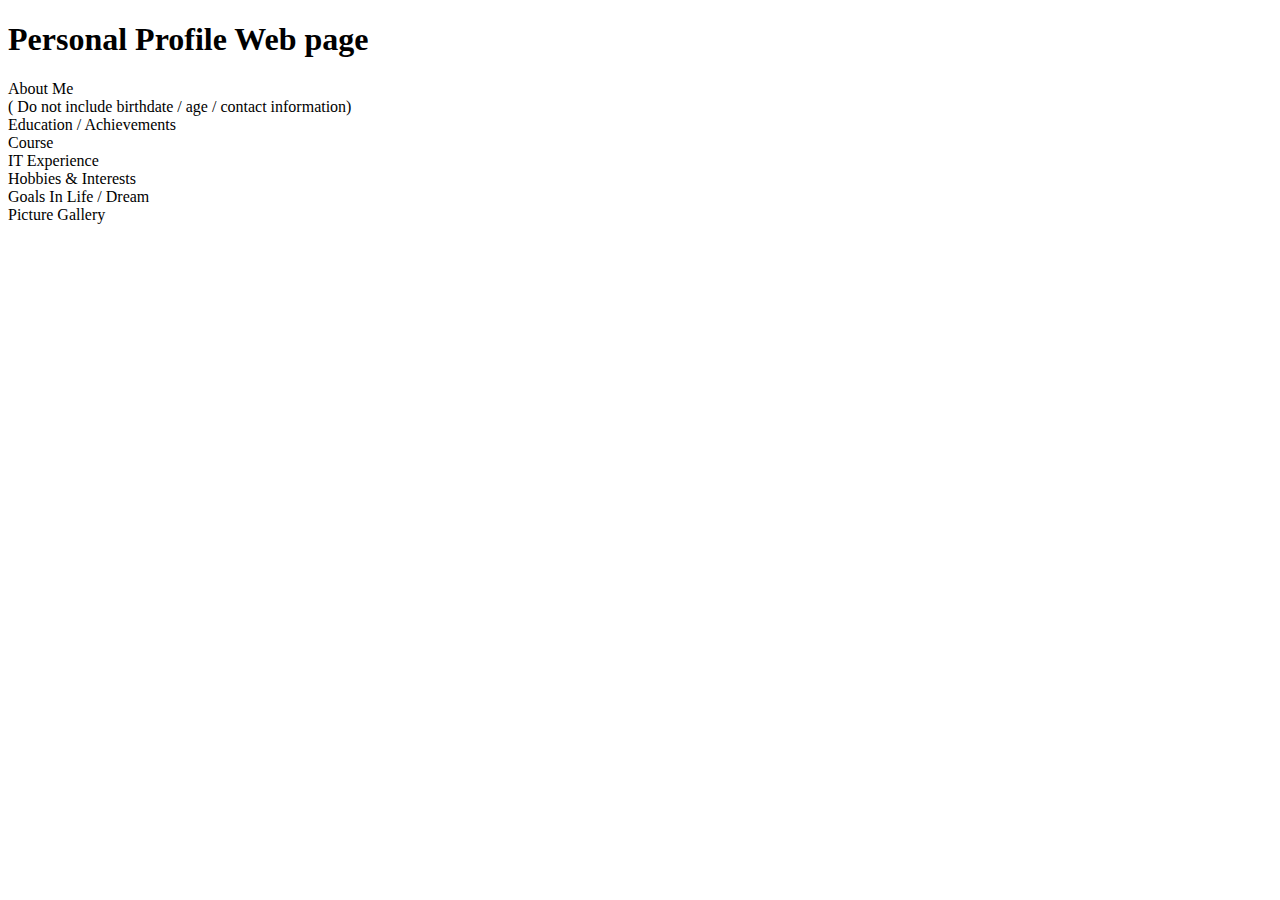
<file: index.htm>
<!DOCTYPE html>
<html>
<head>
<title>Page Title</title>
</head>
<body>
 
<h1>Personal Profile Web page </h1>
<p>
 
About Me<br>
( Do not include birthdate / age / contact information)<br>
Education / Achievements<br>
Course <br>
IT Experience<br>
Hobbies & Interests<br>
Goals In Life / Dream<br>
Picture Gallery<br>
</p>
 
 
  
</body>
</html>
</file>
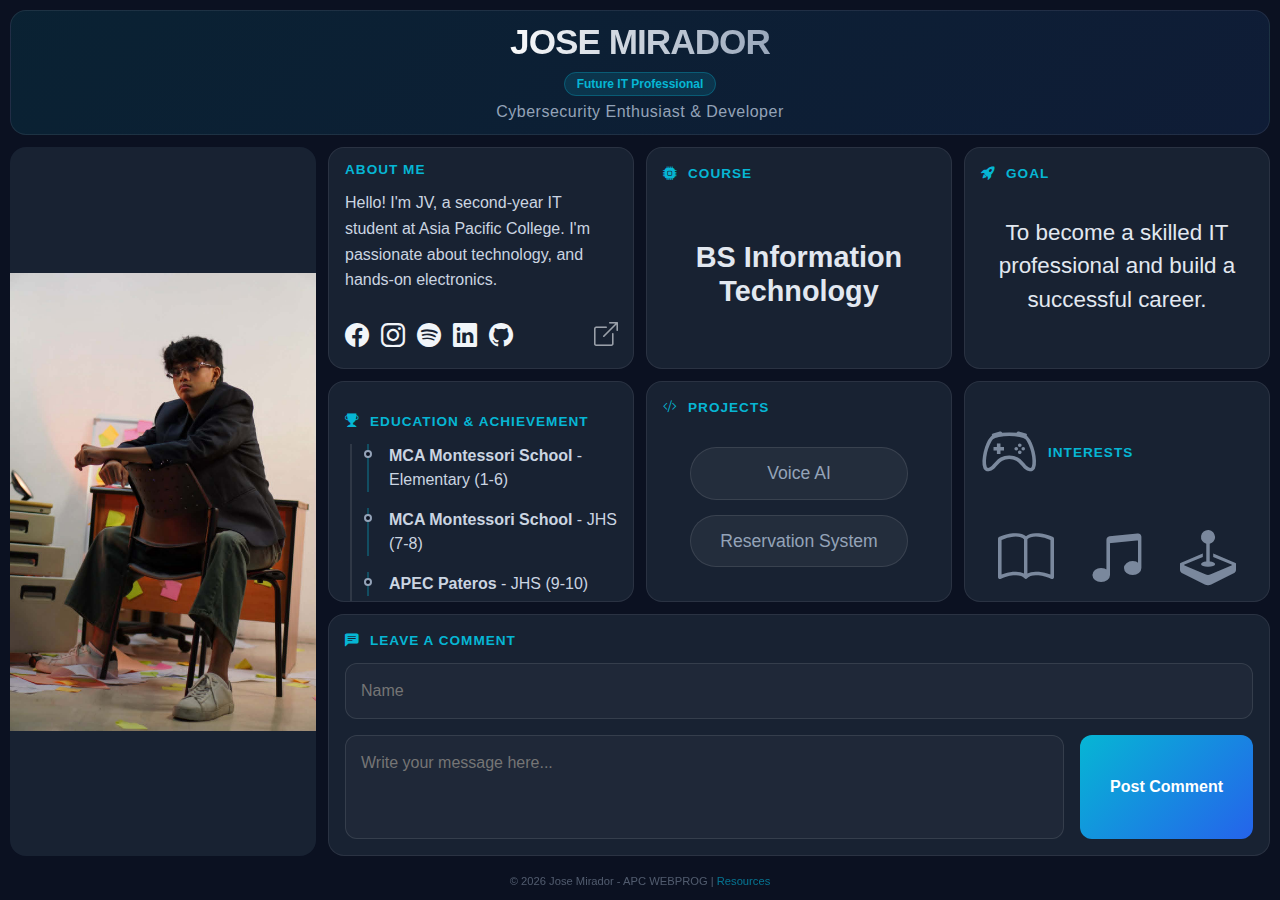
<file: index.html>
<!DOCTYPE html>
<html lang="en">
<head>
    <meta charset="UTF-8">
    <title>Jose Mirador | IT Portfolio</title>
    <meta name="viewport" content="width=device-width, initial-scale=1">
    <link href="https://cdn.jsdelivr.net/npm/bootstrap@5.3.0/dist/css/bootstrap.min.css" rel="stylesheet">
    <link href="https://cdn.jsdelivr.net/npm/bootstrap-icons@1.10.5/font/bootstrap-icons.css" rel="stylesheet">
    <link rel="stylesheet" href="style.css">
</head>
<body>
    <div class="portfolio-container">

        <header class="main-header">
            <div class="header-content">
                <h1>JOSE MIRADOR</h1>
                <div class="badge-container">
                    <span class="badge-role">Future IT Professional</span>
                </div>
                <p>Cybersecurity Enthusiast & Developer</p>
            </div>
        </header>

        <div class="card card-gallery">
            <img src="./image/download.jpg" alt="Jose Mirador" class="gallery-img">
            <a href="gallery.html" class="gallery-overlay-full">
                <span>View Gallery</span>
            </a>
        </div>

        <div class="card card-about">
            <h2 class="about-title">ABOUT ME</h2>
            <p class="about-text">Hello! I'm JV, a second-year IT student at Asia Pacific College. I'm passionate about technology, and hands-on electronics.</p>
            
            <div class="social-icons">
                <span><i class="bi bi-facebook"></i></span>
                <span><i class="bi bi-instagram"></i></span>
                <span><i class="bi bi-spotify"></i></span>
                <span><i class="bi bi-linkedin"></i></span>
                <span><i class="bi bi-github"></i></span>
            </div>

            <a href="profile.html" class="corner-arrow"><i class="bi bi-box-arrow-up-right"></i></a>
        </div>

        <div class="card card-course">
            <div class="card-title">
                <i class="bi bi-cpu-fill"></i> Course
            </div>
            <div class="card-content centered">
                <h3>BS Information Technology</h3>
            </div>
        </div>

        <div class="card card-goal">
            <div class="card-title">
                <i class="bi bi-rocket-takeoff-fill"></i> Goal
            </div>
            <div class="card-content">
                <p>To become a skilled IT professional and build a successful career.</p>
            </div>
        </div>

        <div class="card card-education">
            <div class="card-title">
                <i class="bi bi-trophy-fill"></i> Education & Achievement
            </div>
            <div class="card-content">
                <ul class="compact-list">
                    <li><strong>MCA Montessori School</strong> - Elementary (1-6)</li>
                    <li><strong>MCA Montessori School</strong> - JHS (7-8)</li>
                    <li><strong>APEC Pateros</strong> - JHS (9-10)</li>
                    <li><strong>APEC Pateros</strong> - SHS (Honors)</li>
                    <li><strong>Asia Pacific College</strong> - College</li>
                </ul>
            </div>
        </div>

        <div class="card card-experience">
            <div class="card-title">
                <i class="bi bi-code-slash"></i> Projects
            </div>
            <div class="card-content">
                <div class="skill-tag-container">
                    <span class="skill-tag">Voice AI</span>
                    <span class="skill-tag">Reservation System</span>
                </div>
            </div>
        </div>

        <div class="card card-hobbies">
            <div class="card-title">
                <i class="bi bi-controller"></i> Interests
            </div>
            <div class="card-content icons-row">
                <i class="bi bi-book" title="Reading"></i>
                <i class="bi bi-music-note-beamed" title="Music"></i>
                <i class="bi bi-joystick" title="Gaming"></i>
            </div>
        </div>

        <div class="card card-comments">
            <div class="card-title">
                <i class="bi bi-chat-left-text-fill"></i> Leave a Comment
            </div>
            <div class="card-content">
                <form class="comment-form">
                    <input type="text" placeholder="Name" required>
                    <textarea placeholder="Write your message here..." rows="3" required></textarea>
                    <button type="submit">Post Comment</button>
                </form>
            </div>
        </div>

        <footer class="custom-footer">
            &copy; 2026 Jose Mirador - APC WEBPROG | <a href="Resources.html" style="color: #00d4ff; text-decoration: none;">Resources</a>
        </footer>

    </div>
</body>
</html>
</file>
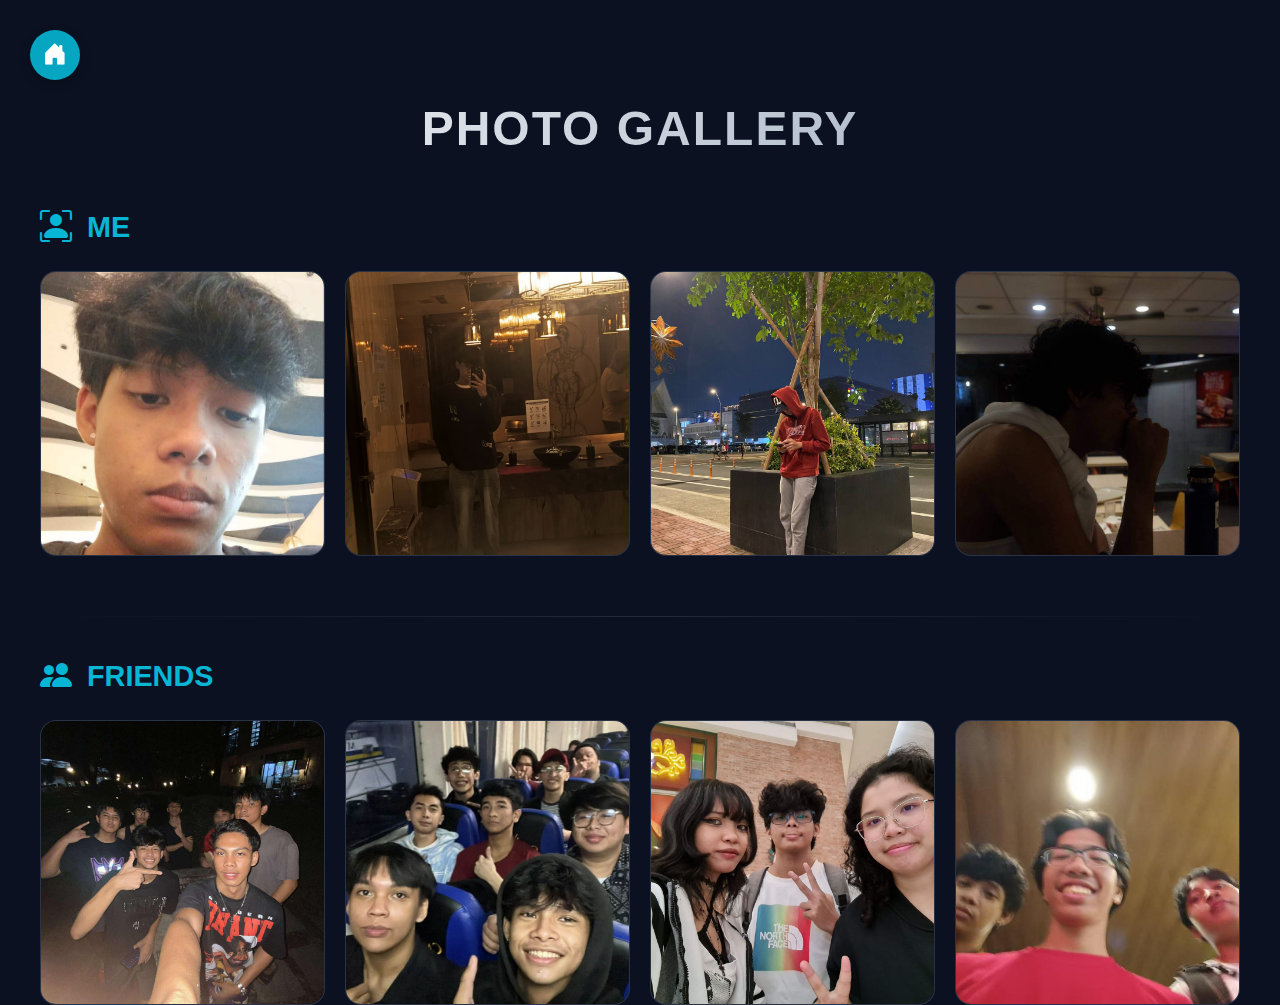
<file: gallery.html>
<!DOCTYPE html>
<html lang="en">
<head>
    <meta charset="UTF-8">
    <title>Jose Mirador | Photo Gallery</title>
    <meta name="viewport" content="width=device-width, initial-scale=1">
    <link href="https://cdn.jsdelivr.net/npm/bootstrap@5.3.0/dist/css/bootstrap.min.css" rel="stylesheet">
    <link href="https://cdn.jsdelivr.net/npm/bootstrap-icons@1.10.5/font/bootstrap-icons.css" rel="stylesheet">
    <link rel="stylesheet" href="style.css">
</head>
<body class="gallery-page-body">

    <a href="index.html" class="home-btn fixed-btn">
        <i class="bi bi-house-door-fill"></i>
    </a>

    <div class="gallery-container-full">
        <h1 class="gallery-main-title">PHOTO GALLERY</h1>

        <div class="gallery-section">
            <h2 class="section-title"><i class="bi bi-person-bounding-box"></i> ME</h2>
            <div class="photo-grid">
                <div class="photo-card"><img src="image/me.jpg" alt="Me"></div>
                <div class="photo-card"><img src="image/mirror.jpg" alt="Me"></div>
                <div class="photo-card"><img src="image/tree.jpg" alt="Me"></div>
                <div class="photo-card"><img src="image/side.jpg" alt="Me"></div>
            </div>
        </div>

        <div class="gallery-divider"></div>

        <div class="gallery-section">
            <h2 class="section-title"><i class="bi bi-people-fill"></i> FRIENDS</h2>
            <div class="photo-grid">
                <div class="photo-card"><img src="image/BBQ.jpg" alt="Friend"></div>
                <div class="photo-card"><img src="image/outing.jpg" alt="Friend"></div>
                <div class="photo-card"><img src="image/gala.jpg" alt="Friend"></div>
                <div class="photo-card"><img src="image/trio.jpg" alt="Friend"></div>
            </div>
        </div>

    </div>

</body>
</html>
</file>
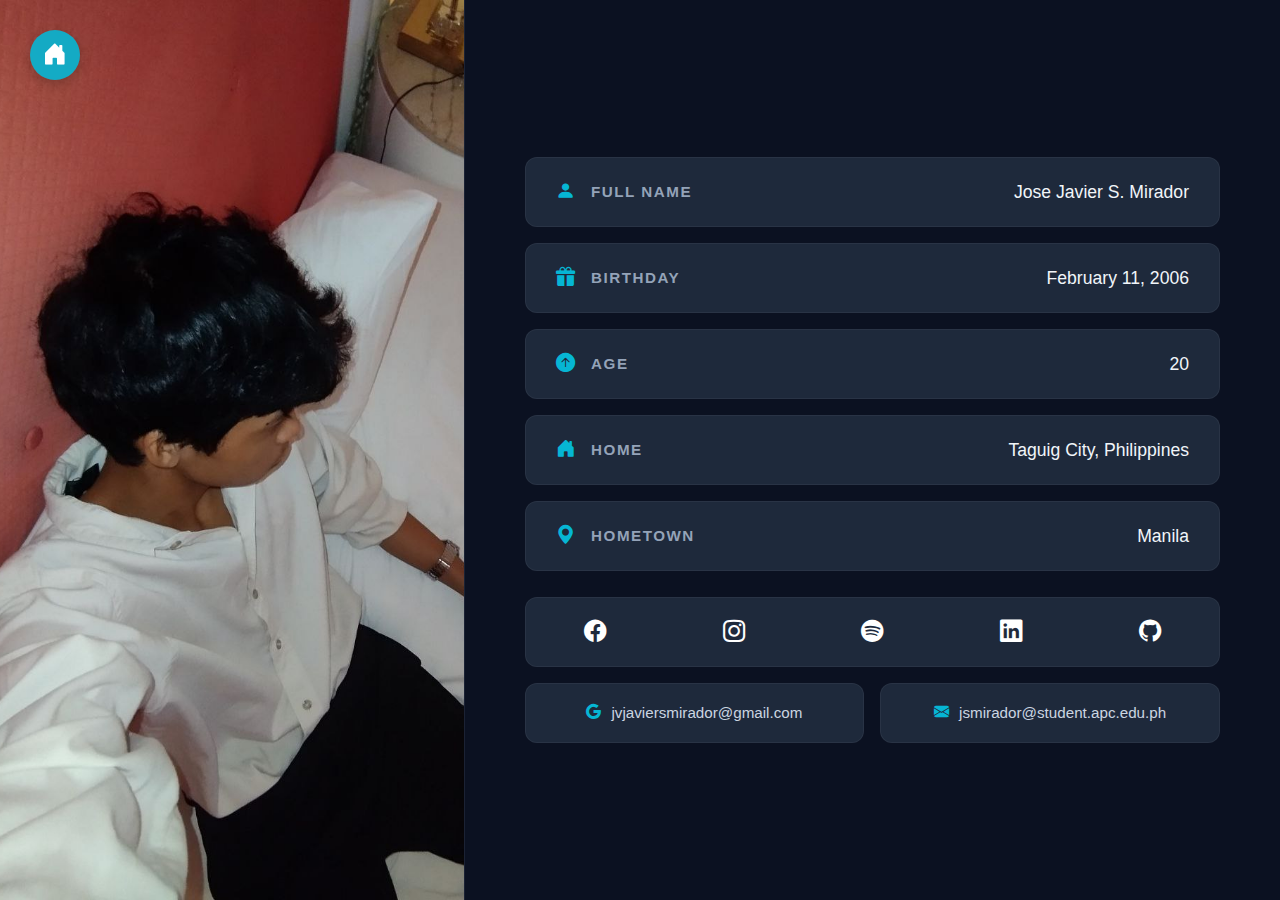
<file: profile.html>
<!DOCTYPE html>
<html lang="en">
<head>
    <meta charset="UTF-8">
    <title>Jose Mirador | Profile Details</title>
    <meta name="viewport" content="width=device-width, initial-scale=1">
    <link href="https://cdn.jsdelivr.net/npm/bootstrap@5.3.0/dist/css/bootstrap.min.css" rel="stylesheet">
    <link href="https://cdn.jsdelivr.net/npm/bootstrap-icons@1.10.5/font/bootstrap-icons.css" rel="stylesheet">
    <link rel="stylesheet" href="style.css">
</head>
<body class="profile-page-body">

    <div class="profile-wrapper">
        
        <div class="profile-left">
            <div class="profile-image-container">
                <a href="index.html" class="home-btn">
                    <i class="bi bi-house-door-fill"></i>
                </a>
                <img src="image/okada.jpg" alt="Jose Mirador">
            </div>
        </div>

        <div class="profile-right">
            
            <div class="info-row">
                <div class="info-label"><i class="bi bi-person-fill"></i> FULL NAME</div>
                <div class="info-value">Jose Javier S. Mirador</div>
            </div>

            <div class="info-row">
                <div class="info-label"><i class="bi bi-gift-fill"></i> BIRTHDAY</div>
                <div class="info-value">February 11, 2006</div>
            </div>

            <div class="info-row">
                <div class="info-label"><i class="bi bi-arrow-up-circle-fill"></i> AGE</div>
                <div class="info-value">20</div>
            </div>

            <div class="info-row">
                <div class="info-label"><i class="bi bi-house-door-fill"></i> HOME</div>
                <div class="info-value">Taguig City, Philippines</div>
            </div>

            <div class="info-row">
                <div class="info-label"><i class="bi bi-geo-alt-fill"></i> HOMETOWN</div>
                <div class="info-value">Manila</div>
            </div>

            <div class="social-profile-bar">
                <a href="https://www.facebook.com/sirjosie/" target="_blank"><i class="bi bi-facebook"></i></a>
                <a href="https://www.instagram.com/sirjosie/" target="_blank"><i class="bi bi-instagram"></i></a>
                <a href="https://open.spotify.com/user/31mgjf4ea65lbj3y7m7peli3mdi4" target="_blank"><i class="bi bi-spotify"></i> </a>
                <a href="https://www.linkedin.com/in/jose-javier-mirador-52299a321/" target="_blank"><i class="bi bi-linkedin"></i></a>
                <a href="https://github.com/josejaviersmirador-dot" target="_blank"><i class="bi bi-github"></i></a>
            </div>

            <div class="email-container">
                <div class="email-profile-box">
                    <i class="bi bi-google"></i> jvjaviersmirador@gmail.com
                </div>
                <div class="email-profile-box">
                    <i class="bi bi-envelope-fill"></i> jsmirador@student.apc.edu.ph
                </div>
            </div>

        </div>
    </div>

</body>
</html>
</html>
</file>
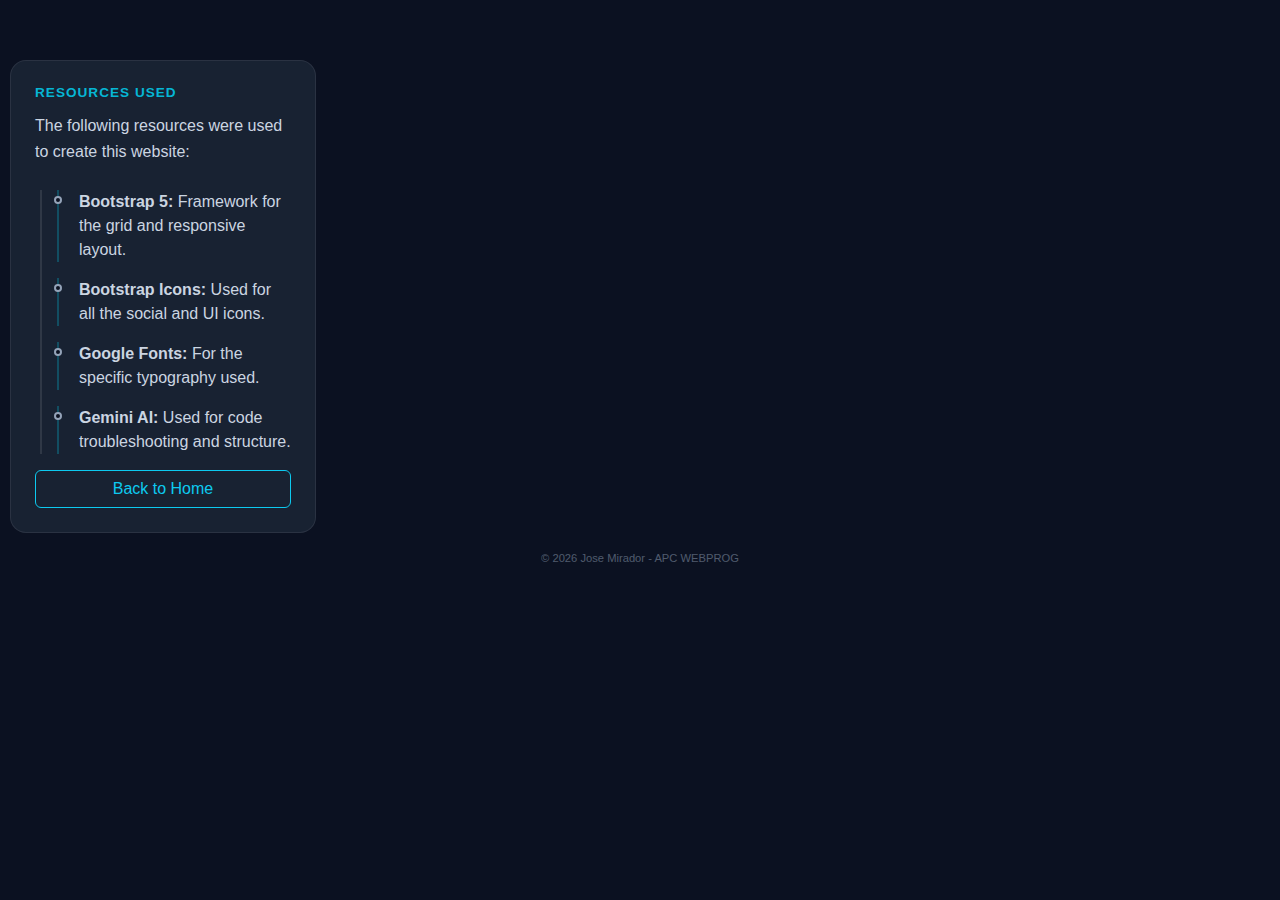
<file: Resources.html>
<!DOCTYPE html>
<html lang="en">
<head>
    <meta charset="UTF-8">
    <title>Resources | Jose Mirador</title>
    <meta name="viewport" content="width=device-width, initial-scale=1">
    <link href="https://cdn.jsdelivr.net/npm/bootstrap@5.3.0/dist/css/bootstrap.min.css" rel="stylesheet">
    <link rel="stylesheet" href="style.css">
</head>
<body class="portfolio-container">
    <div class="card p-4" style="margin-top: 50px;">
        <h2 class="about-title">RESOURCES USED</h2>
        <p class="about-text">The following resources were used to create this website:</p>
        <ul class="compact-list">
            <li><strong>Bootstrap 5:</strong> Framework for the grid and responsive layout.</li>
            <li><strong>Bootstrap Icons:</strong> Used for all the social and UI icons.</li>
            <li><strong>Google Fonts:</strong> For the specific typography used.</li>
            <li><strong>Gemini AI:</strong> Used for code troubleshooting and structure.</li>
        </ul>
        <a href="index.html" class="btn btn-outline-info mt-3">Back to Home</a>
    </div>
    <footer class="custom-footer">
        &copy; 2026 Jose Mirador - APC WEBPROG
    </footer>
</body>
</html>
</file>
<file: style.css>
body {
    font-family: -apple-system, BlinkMacSystemFont, "Segoe UI", Roboto, "Helvetica Neue", Arial, sans-serif;
    background-color: #0b1121;
    color: #f1f5f9;
    padding: 10px;
    margin: 0;
    box-sizing: border-box;
    height: 100vh;
    overflow: hidden;
}

.portfolio-container {
    display: grid;
    height: 100%;
    grid-template-columns: repeat(4, 1fr);
    grid-template-rows: auto 1fr 1fr auto;
    gap: 12px;
}

.card {
    background: rgba(30, 41, 59, 0.7);
    border: 1px solid rgba(255, 255, 255, 0.08);
    border-radius: 16px;
    padding: 16px;
    color: #f1f5f9;
    position: relative;
    overflow: hidden;
    transition: all 0.3s ease;
    display: flex;
    flex-direction: column;
    justify-content: center;
}

.card:hover {
    transform: translateY(-2px);
    border-color: #06b6d4;
    box-shadow: 0 10px 30px -10px rgba(6, 182, 212, 0.4);
}

.main-header {
    grid-column: 1 / -1; 
    background: linear-gradient(135deg, rgba(6, 182, 212, 0.1) 0%, rgba(59, 130, 246, 0.1) 100%);
    border: 1px solid rgba(255, 255, 255, 0.08);
    display: flex;
    align-items: center;
    justify-content: center;
    text-align: center;
    padding: 10px; 
    border-radius: 16px;
}

.main-header h1 {
    font-weight: 800;
    font-size: 2.2rem;
    margin: 0 0 8px 0;
    letter-spacing: -1px;
    background: linear-gradient(to right, #fff, #94a3b8);
    -webkit-background-clip: text;
    -webkit-text-fill-color: transparent;
}

.badge-role {
    background: rgba(6, 182, 212, 0.15);
    color:#06b6d4;
    padding: 4px 12px;
    border-radius: 30px;
    font-size: 0.75rem;
    font-weight: 600;
    border: 1px solid rgba(6, 182, 212, 0.3);
    animation: badgePulse 2s infinite;
}

.main-header p {
    font-size: 1rem;
    color: #94a3b8;
    margin: 5px 0 0 0;
    letter-spacing: 0.5px;
}

.card-gallery {
    grid-column: span 1;
    grid-row: span 3; 
    padding: 0;
    border: none;
    position: relative;
    cursor: pointer;
}

.gallery-overlay-full {
    position: absolute;
    top: 0;
    left: 0;
    width: 100%;
    height: 100%;
    background: rgba(0, 0, 0, 0.6);
    display: flex;
    align-items: center;
    justify-content: center;
    opacity: 0;
    transition: opacity 0.3s ease;
    text-decoration: none;
    z-index: 2;
}

.gallery-overlay-full span {
    color: white;
    font-weight: 700;
    text-transform: uppercase;
    letter-spacing: 2px;
    border: 1px solid white;
    padding: 10px 20px;
    border-radius: 30px;
}

.card-gallery:hover .gallery-overlay-full {
    opacity: 1;
}
.gallery-link {
    color: white;
    text-decoration: none;
    font-weight: 600;
    font-size: 0.9rem;
    text-transform: uppercase;
    letter-spacing: 1.5px;
    background: rgba(6, 182, 212, 0.2);
    backdrop-filter: blur(8px);
    padding: 12px 24px;
    border-radius: 30px;
    border: 1px solid rgba(255, 255, 255, 0.2);
    transition: all 0.3s ease;
    box-shadow: 0 4px 15px rgba(0, 0, 0, 0.2);
}

.gallery-link:hover { 
    background: #06b6d4; 
    color: white;
    border-color: #06b6d4;
    transform: scale(1.05);
    box-shadow: 0 0 20px rgba(6, 182, 212, 0.4);
}

.card-title {
    font-size: 0.85rem;
    font-weight: 700; 
    margin-bottom: 12px;
    display: flex; 
    align-items: center; 
    gap: 10px;
    text-transform: uppercase; 
    letter-spacing: 1px;
    color: #06b6d4;
}

.about-title {
    font-size: 0.85rem;
    font-weight: 700;
    color: #06b6d4;
    text-transform: uppercase;
    letter-spacing: 1px;
    margin: 0 0 12px 0;
    line-height: 1.2;
}
.about-text { 
    font-size: 1rem;
    line-height: 1.6;
    color: #cbd5e1;
    margin-bottom: 25px; 
}
.card-content p {
    font-size: 1.1rem;
    line-height: 1.5;
    color: #f1f5f9;
}
.social-icons { display: flex; gap: 12px; margin-top: auto; }
.social-icons span {
    color: #f1f5f9; font-size: 1.5rem; display: flex; align-items: center;
    transition: all 0.3s ease; cursor: default;
}
.social-icons span:hover {
    color: #06b6d4; transform: translateY(-3px);
}
.corner-arrow {
    position: absolute; bottom: 15px; right: 15px;
    color: #f1f5f9; font-size: 1.5rem; opacity: 0.6; transition: 0.3s;
}
.corner-arrow:hover { opacity: 1; color: #06b6d4; }

.centered { text-align: center; }

.card-course .card-content {
    display: flex;
    flex-direction: column;
    justify-content: center;
    align-items: center;
    height: 100%;
}

.card-course h3 {
    font-size: 1.8rem;
    font-weight: 700;
    text-align: center;
    margin: 0;
    color: #e2e8f0;
    line-height: 1.2;
}
.compact-list {
    list-style: none;
    padding: 0;
    margin: 0;
    font-size: 1rem;
    color: #cbd5e1;
    display: flex;
    flex-direction: column;
    gap: 16px;
    border-left: 2px solid rgba(255, 255, 255, 0.1);
    padding-left: 15px;
    margin-left: 5px;
}

.compact-list li { 
    margin-bottom: 0; 
    padding-left: 20px;
    border-left: 2px solid rgba(6, 182, 212, 0.3);
    transition: all 0.3s ease;
    position: relative;
}

.compact-list li::before {
    content: '';
    position: absolute;
    left: -5px;
    top: 6px;
    width: 8px;
    height: 8px;
    background-color: #0b1121;
    border: 2px solid #94a3b8;
    border-radius: 50%;
    transition: all 0.3s ease;
}

.compact-list li:hover::before {
    background-color: #06b6d4;
    border-color: #06b6d4;
    box-shadow: 0 0 8px #06b6d4;
}

.compact-list li:hover {
    border-left-color: #06b6d4;
    color: #f1f5f9;
}

.card-experience .card-content {
    display: flex;
    align-items: center;
    justify-content: center;
    height: 100%;
}

.skill-tag-container { 
    display: flex; 
    flex-direction: column;
    gap: 15px; 
    width: 80%;
}

.skill-tag {
    display: block;
    text-align: center;
    font-size: 1.1rem;
    padding: 12px;
    background: rgba(255, 255, 255, 0.05);
    border: 1px solid rgba(255, 255, 255, 0.1);
    border-radius: 50px;
    color: #94a3b8;
    transition: all 0.3s ease;
    cursor: default;
}

.skill-tag:hover {
    background: rgba(6, 182, 212, 0.2);
    border-color: #06b6d4;
    color: #06b6d4;
    box-shadow: 0 0 10px rgba(6, 182, 212, 0.3);
    transform: translateX(5px);
    cursor: pointer;
}

.card-goal .card-content {
    display: flex;
    align-items: center;
    justify-content: center;
    height: 100%;
}

.card-goal p {
    font-size: 1.4rem;
    text-align: center;
    line-height: 1.5;
    font-weight: 500;
    color: #e2e8f0;
}

.card-hobbies {
    justify-content: flex-start;
    padding-top: 30px;
}
.card-hobbies .card-content {
    display: flex;
    flex-direction: column;
    height: 100%;
    justify-content: center;
}
.card-hobbies .icons-row {
    display: flex;
    flex-direction: row;
    justify-content: space-around;
    align-items: center;
    width: 100%;
    height: 100%;
    margin-top: 10px;
}
.card-hobbies i {
    font-size: 3.5rem;
    opacity: 0.8;
    transition: transform 0.3s ease;
    color: #94a3b8;
}

.card-hobbies i:hover {
    transform: scale(1.2);
    color: #00d4ff;
}

.custom-footer { grid-column: 1 / -1; text-align: center; padding-top: 5px; color:#94a3b8; font-size: 0.7rem; opacity: 0.5; }

.profile-page-body {
    background-color: #0b1121;
    padding: 0;
    margin: 0;
    display: block;
}

.profile-wrapper {
    display: flex;
    width: 100vw;
    height: 100vh;
    background-color: #0f172a; 
    margin: 0;
}

.profile-left {
    flex: 4; 
    position: relative;
    padding: 0;
    border-right: 1px solid rgba(255,255,255,0.05);
}

.profile-image-container {
    width: 100%;
    height: 100%;
    position: relative;
}

.profile-image-container img {
    width: 100%;
    height: 100%;
    object-fit: cover;
}

.home-btn {
    position: absolute; top: 30px; left: 30px;
    background: rgba(6, 182, 212, 0.9);
    backdrop-filter: blur(4px);
    color: white; width: 50px; height: 50px;
    border-radius: 50%; display: flex; align-items: center; justify-content: center;
    font-size: 1.5rem; z-index: 10; text-decoration: none; transition: all 0.3s ease;
    box-shadow: 0 4px 12px rgba(0,0,0,0.2);
}
.home-btn:hover { background: #0891b2; transform: scale(1.1); }

.profile-right {
    flex: 6; 
    padding: 60px;
    display: flex; 
    flex-direction: column;
    justify-content: center; 
    gap: 16px;
    background-color: #0b1121;
}

.info-row { 
    display: flex; 
    align-items: center; 
    justify-content: space-between; 
    height: 70px; 
    padding: 0 30px;
    background-color: #1e293b;
    border: 1px solid rgba(255, 255, 255, 0.05);
    border-radius: 12px;
    transition: all 0.2s ease;
    cursor: default;
}

.info-row:hover {
    background-color: #253045;
    border-color: rgba(6, 182, 212, 0.4);
    transform: translateX(5px);
}

.info-label {
    display: flex; 
    align-items: center; 
    font-weight: 600; 
    font-size: 0.95rem; 
    text-transform: uppercase; 
    letter-spacing: 1.5px;
    color: #94a3b8;
}
.info-label i { margin-right: 15px; font-size: 1.2rem; color: #06b6d4; }

.info-value {
    color: #f1f5f9;
    font-size: 1.1rem;
    font-weight: 500;
}

.social-profile-bar {
    display: flex; 
    align-items: center; 
    justify-content: space-around;
    height: 70px;
    background-color: #1e293b;
    border: 1px solid rgba(255, 255, 255, 0.05);
    border-radius: 12px;
    margin-top: 10px;
    transition: all 0.2s ease;
}

.social-profile-bar:hover { 
    background-color: #253045;
    border-color: rgba(6, 182, 212, 0.4); 
}

.social-profile-bar a { 
    color: #ffffff !important;
    font-size: 1rem; display: flex; align-items: center; gap: 8px; 
    transition: all 0.3s ease; text-decoration: none;
}
.social-profile-bar a:hover { transform: translateY(-3px); }
.social-profile-bar i { font-size: 1.4rem; }

.social-profile-bar a:nth-child(1):hover { color: #1877F2 !important; }
.social-profile-bar a:nth-child(2):hover { color: #E1306C !important; }
.social-profile-bar a:nth-child(3):hover { color: #1DB954 !important; }
.social-profile-bar a:nth-child(4):hover { color: #0077B5 !important; }
.social-profile-bar a:nth-child(5):hover { color: #6e5494 !important; }

.email-container { display: flex; gap: 16px; margin-top: 0px; }
.email-profile-box {
    flex: 1; 
    display: flex; align-items: center; justify-content: center; gap: 10px;
    height: 60px;
    background-color: #1e293b;
    border: 1px solid rgba(255, 255, 255, 0.05);
    border-radius: 12px;
    font-size: 0.95rem; color: #cbd5e1;
    transition: all 0.2s ease;
    cursor: default;
}
.email-profile-box:hover {
    background-color: #253045; border-color: rgba(6, 182, 212, 0.4); color: white;
}
.email-profile-box i { color: #06b6d4; }

.gallery-page-body {
    background-color: #0b1121;
    min-height: 100vh;
    overflow-y: auto;
    overflow-x: hidden;
    padding: 40px;
}

.fixed-btn {
    position: fixed;
    top: 30px;
    left: 30px;
}

.gallery-container-full {
    max-width: 1200px;
    margin: 0 auto;
    padding-top: 60px;
}

.gallery-main-title {
    text-align: center;
    font-weight: 900;
    font-size: 3rem;
    background: linear-gradient(to right, #fff, #94a3b8);
    -webkit-background-clip: text;
    -webkit-text-fill-color: transparent;
    margin-bottom: 50px;
    letter-spacing: 2px;
}

.gallery-section {
    margin-bottom: 60px;
}

.section-title {
    font-size: 1.8rem;
    font-weight: 800;
    color: #06b6d4;
    margin-bottom: 25px;
    display: flex;
    align-items: center;
    gap: 15px;
    text-transform: uppercase;
}
.section-title i { font-size: 2rem; }

.gallery-divider {
    height: 1px;
    background: linear-gradient(to right, transparent, rgba(255,255,255,0.1), transparent);
    margin: 40px 0;
}

.photo-grid {
    display: grid;
    grid-template-columns: repeat(auto-fill, minmax(250px, 1fr));
    gap: 20px;
}

.photo-card {
    background: #1e293b;
    border-radius: 16px;
    overflow: hidden;
    aspect-ratio: 1 / 1;
    border: 1px solid rgba(255,255,255,0.05);
    transition: all 0.3s ease;
}

.photo-card:hover {
    transform: translateY(-5px);
    border-color: #06b6d4;
    box-shadow: 0 10px 20px rgba(6, 182, 212, 0.2);
}

.photo-card img {
    width: 100%;
    height: 100%;
    object-fit: cover;
    transition: transform 0.3s ease;
}

.photo-card:hover img {
    transform: scale(1.05);
}

@media (max-width: 900px) {
    body { height: auto; overflow: auto; }
    .portfolio-container { display: flex; flex-direction: column; }
    
    .profile-wrapper { flex-direction: column; height: auto; }
    .profile-left { height: 50vh; width: 100%; border-right: none; border-bottom: 1px solid rgba(255,255,255,0.1); }
    .profile-right { padding: 20px; gap: 10px; }
    
    .info-row { height: 60px; padding: 0 15px; font-size: 0.9rem; }
    .info-label { font-size: 0.8rem; } 
    .info-value { font-size: 0.9rem; }
    
    .email-container { flex-direction: column; gap: 10px; }
    .social-profile-bar { flex-wrap: wrap; height: auto; padding: 15px; gap: 15px; }

    .gallery-page-body { padding: 20px; }
    .gallery-main-title { font-size: 2rem; margin-bottom: 30px; }
    .photo-grid { grid-template-columns: repeat(2, 1fr); }
}

@keyframes badgePulse {
    0% { box-shadow: 0 0 0 0 rgba(6, 182, 212, 0.4); }
    70% { box-shadow: 0 0 0 10px rgba(6, 182, 212, 0); }
    100% { box-shadow: 0 0 0 0 rgba(6, 182, 212, 0); }
}
.card-education {
    justify-content: flex-start;
    padding-top: 30px;
}

.card-comments {
    grid-column: 2 / -1;
    grid-row: span 1;
    display: flex;
    flex-direction: column;
    justify-content: center;
}

.comment-form {
    display: grid;
    grid-template-columns: 1fr auto;
    gap: 16px;
    width: 100%;
}

.comment-form input {
    grid-column: 1 / -1;
    padding: 15px;
    background: rgba(255, 255, 255, 0.03);
    border: 1px solid rgba(255, 255, 255, 0.1);
    border-radius: 12px;
    color: #f1f5f9;
}

.comment-form textarea {
    grid-column: 1 / 2;
    padding: 15px;
    background: rgba(255, 255, 255, 0.03);
    border: 1px solid rgba(255, 255, 255, 0.1);
    border-radius: 12px;
    color: #f1f5f9;
    resize: none;
}

.comment-form button {
    grid-column: 2 / 3;
    padding: 0 30px;
    background: linear-gradient(135deg, #06b6d4, #2563eb);
    color: white;
    border: none;
    border-radius: 12px;
    font-weight: 700;
    cursor: pointer;
    transition: all 0.3s ease;
</file>
